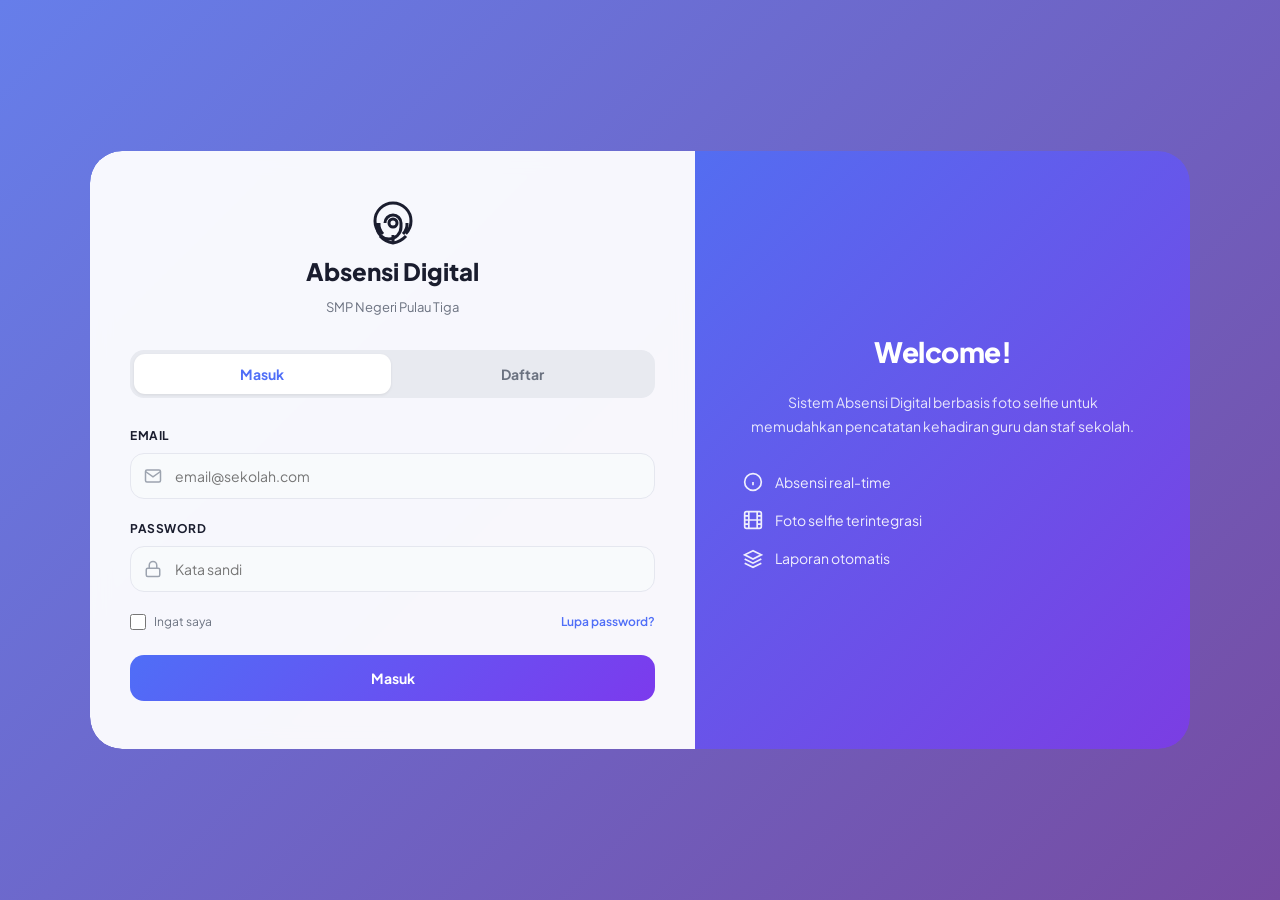
<file: index.html>
<!DOCTYPE html>
<html lang="id">

<head>
    <meta charset="UTF-8">
    <meta name="viewport" content="width=device-width, initial-scale=1.0, user-scalable=no">
    <title>Absensi Digital - Masuk & Daftar</title>
    <link rel="preconnect" href="https://fonts.googleapis.com">
    <link href="https://fonts.googleapis.com/css2?family=Plus+Jakarta+Sans:wght@400;500;600;700;800&display=swap"
        rel="stylesheet">
    <link rel="stylesheet" href="style.css">
</head>

<body class="auth-body">
    <div class="auth-container-two" id="authContainer">
        <!-- SISI KIRI: FORM (LOGIN & REGISTER) -->
        <div class="auth-form-side" id="formSide">
            <div class="auth-brand">
                <!-- FINGERPRINT ANIMASI SCAN -->
                <div class="fingerprint-scan" id="fingerprintScan">
                    <div class="fingerprint-icon">
                        <svg width="48" height="48" viewBox="0 0 24 24" fill="none" stroke="currentColor"
                            stroke-width="1.5">
                            <path d="M12 2a9 9 0 0 0-9 9c0 2.5 1 4.7 2.6 6.3" />
                            <path d="M12 2a9 9 0 0 1 9 9c0 2.5-1 4.7-2.6 6.3" />
                            <path d="M5.5 18.5A11 11 0 0 0 12 22a11 11 0 0 0 6.5-3.5" />
                            <path d="M8 12a4 4 0 0 1 4-4 4 4 0 0 1 4 4v2a6 6 0 0 1-6 6 6 6 0 0 1-6-6v-2" />
                            <circle cx="12" cy="12" r="2" />
                            <path d="M12 22v-4" />
                            <path d="M17 17.5A7 7 0 0 0 19 12" />
                            <path d="M7 17.5A7 7 0 0 1 5 12" />
                        </svg>
                    </div>
                    <div class="scan-line"></div>
                    <div class="scan-dots">
                        <span></span><span></span><span></span><span></span><span></span>
                    </div>
                </div>
                <h1>Absensi Digital</h1>
                <p id="schoolName">SMP Negeri Pulau Tiga</p>
            </div>

            <div class="auth-tabs-two">
                <button class="tab-two active" data-tab="login">Masuk</button>
                <button class="tab-two" data-tab="register">Daftar</button>
            </div>

            <!-- FORM LOGIN -->
            <div id="loginForm" class="form-two active">
                <div class="field-two">
                    <label>Email</label>
                    <div class="input-icon-two">
                        <svg width="18" height="18" viewBox="0 0 24 24" fill="none" stroke="currentColor"
                            stroke-width="2">
                            <path d="M4 4h16c1.1 0 2 .9 2 2v12c0 1.1-.9 2-2 2H4c-1.1 0-2-.9-2-2V6c0-1.1.9-2 2-2z" />
                            <polyline points="22,6 12,13 2,6" />
                        </svg>
                        <input type="email" id="loginEmail" placeholder="email@sekolah.com" autocomplete="email">
                    </div>
                </div>
                <div class="field-two">
                    <label>Password</label>
                    <div class="input-icon-two">
                        <svg width="18" height="18" viewBox="0 0 24 24" fill="none" stroke="currentColor"
                            stroke-width="2">
                            <rect x="3" y="11" width="18" height="11" rx="2" ry="2" />
                            <path d="M7 11V7a5 5 0 0 1 10 0v4" />
                        </svg>
                        <input type="password" id="loginPassword" placeholder="Kata sandi"
                            autocomplete="current-password">
                    </div>
                </div>
                <div class="options-two">
                    <label class="checkbox-two">
                        <input type="checkbox" id="rememberMe"> Ingat saya
                    </label>
                    <button class="link-two" id="forgotBtn">Lupa password?</button>
                </div>
                <button class="btn-two" id="loginBtn">Masuk</button>
                <div class="msg-two" id="loginMsg"></div>
                <div class="resend-wrap-two" id="resendWrap">
                    <button class="link-two" id="resendVerifBtn">Kirim ulang email verifikasi</button>
                </div>
            </div>

            <!-- FORM REGISTER -->
            <div id="registerForm" class="form-two">
                <div class="field-two">
                    <label>Nama Lengkap</label>
                    <div class="input-icon-two">
                        <svg width="18" height="18" viewBox="0 0 24 24" fill="none" stroke="currentColor"
                            stroke-width="2">
                            <path d="M20 21v-2a4 4 0 0 0-4-4H8a4 4 0 0 0-4 4v2" />
                            <circle cx="12" cy="7" r="4" />
                        </svg>
                        <input type="text" id="regNama" placeholder="Nama lengkap Anda">
                    </div>
                </div>
                <div class="field-two">
                    <label>Email</label>
                    <div class="input-icon-two">
                        <svg width="18" height="18" viewBox="0 0 24 24" fill="none" stroke="currentColor"
                            stroke-width="2">
                            <path d="M4 4h16c1.1 0 2 .9 2 2v12c0 1.1-.9 2-2 2H4c-1.1 0-2-.9-2-2V6c0-1.1.9-2 2-2z" />
                            <polyline points="22,6 12,13 2,6" />
                        </svg>
                        <input type="email" id="regEmail" placeholder="email@sekolah.com">
                    </div>
                </div>
                <div class="field-two">
                    <label>Password</label>
                    <div class="input-icon-two">
                        <svg width="18" height="18" viewBox="0 0 24 24" fill="none" stroke="currentColor"
                            stroke-width="2">
                            <rect x="3" y="11" width="18" height="11" rx="2" ry="2" />
                            <path d="M7 11V7a5 5 0 0 1 10 0v4" />
                        </svg>
                        <input type="password" id="regPassword" placeholder="Minimal 6 karakter">
                    </div>
                </div>
                <div class="field-two">
                    <label>Role</label>
                    <div class="input-icon-two">
                        <svg width="18" height="18" viewBox="0 0 24 24" fill="none" stroke="currentColor"
                            stroke-width="2">
                            <path
                                d="M12 2v4M12 18v4M4.93 4.93l2.83 2.83M16.24 16.24l2.83 2.83M2 12h4M18 12h4M4.93 19.07l2.83-2.83M16.24 7.76l2.83-2.83" />
                        </svg>
                        <select id="regRole">
                            <option value="guru">Guru</option>
                            <option value="kepsek">Kepala Sekolah</option>
                        </select>
                    </div>
                    <small class="hint-two">* Role Admin diatur oleh operator sistem</small>
                </div>
                <button class="btn-two" id="registerBtn">Daftar Akun</button>
                <div class="msg-two" id="registerMsg"></div>
            </div>
        </div>

        <!-- SISI KANAN: ILUSTRASI / VEKTOR -->
        <div class="auth-illustration-side" id="illustrationSide"
            style="background-image: url('https://cdna.artstation.com/p/assets/images/images/027/682/158/original/liz-gross-signup.gif?1592246526'); background-size: cover; background-position: center; position: relative; cursor: pointer;">
            <div class="illustration-overlay"></div>
            <div class="illustration-content">
                <h2>Welcome!</h2>
                <p>Sistem Absensi Digital berbasis foto selfie untuk memudahkan pencatatan kehadiran guru dan staf
                    sekolah.</p>
                <div class="feature-list">
                    <div class="feature-item">
                        <svg width="20" height="20" viewBox="0 0 24 24" fill="none" stroke="white" stroke-width="2">
                            <circle cx="12" cy="12" r="10" />
                            <path d="M12 16v-4M12 8h.01" />
                        </svg>
                        <span>Absensi real-time</span>
                    </div>
                    <div class="feature-item">
                        <svg width="20" height="20" viewBox="0 0 24 24" fill="none" stroke="white" stroke-width="2">
                            <rect x="2" y="2" width="20" height="20" rx="2.18" />
                            <path d="M7 2v20M17 2v20M2 12h20M2 7h5M2 17h5M17 17h5M17 7h5" />
                        </svg>
                        <span>Foto selfie terintegrasi</span>
                    </div>
                    <div class="feature-item">
                        <svg width="20" height="20" viewBox="0 0 24 24" fill="none" stroke="white" stroke-width="2">
                            <path d="M12 2L2 7l10 5 10-5-10-5zM2 17l10 5 10-5M2 12l10 5 10-5" />
                        </svg>
                        <span>Laporan otomatis</span>
                    </div>
                </div>
            </div>
        </div>
    </div>

    <!-- MODAL LUPA PASSWORD -->
    <div class="modal-overlay" id="forgotModal">
        <div class="modal-box">
            <div class="modal-header">
                <span class="modal-title">Reset Password</span>
                <button class="close-modal" data-modal="forgotModal">&times;</button>
            </div>

            <div id="step1" class="step active">
                <p>Masukkan email terdaftar Anda untuk menerima kode OTP.</p>
                <div class="form-field"><label>Email</label><input type="email" id="forgotEmail"
                        placeholder="Email terdaftar"></div>
                <button class="btn-primary full" id="sendOtpBtn">Kirim Kode OTP</button>
            </div>

            <div id="step2" class="step">
                <p>Masukkan kode 6 digit yang dikirim ke email Anda.</p>
                <div class="form-field"><label>Kode OTP</label><input type="text" id="otpInput"
                        placeholder="6 digit kode" maxlength="6"
                        style="letter-spacing:6px;font-size:22px;text-align:center"></div>
                <div class="timer" id="otpTimer"></div>
                <div class="otp-actions">
                    <button class="btn-secondary" id="resendOtpBtn">Kirim ulang</button>
                    <button class="btn-primary" id="verifyOtpBtn" style="flex:2">Verifikasi</button>
                </div>
            </div>

            <div id="step3" class="step">
                <p>Buat password baru untuk akun Anda.</p>
                <div class="form-field"><label>Password Baru</label><input type="password" id="newPwd"
                        placeholder="Minimal 6 karakter"></div>
                <div class="form-field"><label>Konfirmasi Password</label><input type="password" id="confirmPwd"
                        placeholder="Ulangi password baru"></div>
                <button class="btn-primary full" id="resetPwdBtn">Simpan Password Baru</button>
            </div>

            <div class="msg" id="forgotMsg"></div>
        </div>
    </div>

    <!-- MODAL KONFIRMASI UNIVERSAL -->
    <div class="modal-overlay" id="confirmModal">
        <div class="modal-box" style="max-width: 380px;">
            <div class="modal-header">
                <h3 id="confirmTitle">Konfirmasi</h3>
                <button class="close-modal" data-modal="confirmModal">&times;</button>
            </div>
            <div class="modal-body">
                <p id="confirmMessage">Apakah Anda yakin?</p>
            </div>
            <div class="modal-footer">
                <button class="btn-secondary" id="confirmCancelBtn">Batal</button>
                <button class="btn-primary" id="confirmOkBtn">Ya, Lanjutkan</button>
            </div>
        </div>
    </div>

    <script src="script.js"></script>
</body>

</html>
</file>
<file: style.css>
/* ============================================ */
/* RESET & VARIABLES                            */
/* ============================================ */

* {
    margin: 0;
    padding: 0;
    box-sizing: border-box;
}

:root {
    /* Light mode colors */
    --bg: #f5f6fa;
    --surface: #ffffff;
    --surface2: #f0f2f8;
    --surface3: #e8eaf2;
    --accent: #4f6ef7;
    --accent2: #7c3aed;
    --accent-light: rgba(79, 110, 247, 0.08);
    --accent-hover: #3b5bdb;
    --text: #1a1d2e;
    --text2: #6b7280;
    --text3: #9ca3af;
    --border: #e5e7ef;
    --border2: #d1d5e8;
    --success: #16a34a;
    --success-bg: rgba(22, 163, 74, 0.08);
    --error: #dc2626;
    --error-bg: rgba(220, 38, 38, 0.08);
    --info: #2563eb;
    --info-bg: rgba(37, 99, 235, 0.08);
    --warning: #d97706;
    --warning-bg: rgba(217, 119, 6, 0.08);
    --radius: 12px;
    --sidebar-w: 260px;
    --shadow-sm: 0 1px 3px rgba(0, 0, 0, 0.06), 0 1px 2px rgba(0, 0, 0, 0.04);
    --shadow-md: 0 4px 16px rgba(0, 0, 0, 0.08), 0 2px 6px rgba(0, 0, 0, 0.04);
}

/* ============================================ */
/* BASE STYLES                                  */
/* ============================================ */

html {
    scroll-behavior: smooth;
}

body {
    font-family: 'Plus Jakarta Sans', 'Inter', sans-serif;
    background: var(--bg);
    color: var(--text);
    min-height: 100vh;
    font-size: 14px;
    line-height: 1.6;
}

/* Scrollbar */
::-webkit-scrollbar {
    width: 5px;
    height: 5px;
}

::-webkit-scrollbar-track {
    background: transparent;
}

::-webkit-scrollbar-thumb {
    background: var(--border2);
    border-radius: 10px;
}

::-webkit-scrollbar-thumb:hover {
    background: var(--text3);
}

/* ============================================ */
/* AUTH TWO-COLUMN LAYOUT (LOGIN/SIGNUP)       */
/* ============================================ */

.auth-body {
    background: linear-gradient(135deg, #667eea 0%, #764ba2 100%);
    min-height: 100vh;
    display: flex;
    align-items: center;
    justify-content: center;
    padding: 20px;
}

.auth-container-two {
    display: flex;
    max-width: 1100px;
    width: 100%;
    background: transparent;
    border-radius: 32px;
    overflow: hidden;
    transition: all 0.6s cubic-bezier(0.4, 0, 0.2, 1);
    position: relative;
}

.auth-container-two.swapped {
    flex-direction: row-reverse;
}

/* SISI KIRI - FORM */
.auth-form-side {
    flex: 1;
    padding: 48px 40px;
    background: rgba(255, 255, 255, 0.95);
    backdrop-filter: blur(10px);
    border-radius: 32px 0 0 32px;
    transition: all 0.6s cubic-bezier(0.4, 0, 0.2, 1);
    backface-visibility: hidden;
    transform: translateZ(0);
    will-change: transform, border-radius;
    cursor: pointer;
}

.auth-container-two.swapped .auth-form-side {
    border-radius: 0 32px 32px 0;
    animation: formSlideInRight 0.6s cubic-bezier(0.4, 0, 0.2, 1);
}

@keyframes formSlideInRight {
    0% {
        opacity: 0.95;
        transform: translateX(10px);
    }

    100% {
        opacity: 1;
        transform: translateX(0);
    }
}

/* SISI KANAN - ILUSTRASI */
.auth-illustration-side {
    width: 45%;
    position: relative;
    overflow: hidden;
    background-size: cover;
    background-position: center;
    background-repeat: no-repeat;
    border-radius: 0 32px 32px 0;
    transition: all 0.6s cubic-bezier(0.4, 0, 0.2, 1);
    cursor: pointer;
}

.auth-container-two.swapped .auth-illustration-side {
    border-radius: 32px 0 0 32px;
    animation: illustrationSlideInLeft 0.6s cubic-bezier(0.4, 0, 0.2, 1);
}

@keyframes illustrationSlideInLeft {
    0% {
        opacity: 0.95;
        transform: translateX(-10px);
    }

    100% {
        opacity: 1;
        transform: translateX(0);
    }
}

.illustration-overlay {
    position: absolute;
    top: 0;
    left: 0;
    width: 100%;
    height: 100%;
    background: linear-gradient(135deg, rgba(79, 110, 247, 0.85) 0%, rgba(124, 58, 237, 0.85) 100%);
    z-index: 0;
}

.illustration-content {
    position: relative;
    z-index: 1;
    text-align: center;
    color: white;
    padding: 48px;
    display: flex;
    flex-direction: column;
    justify-content: center;
    min-height: 100%;
}

.illustration-icon {
    width: 100px;
    height: 100px;
    background: rgba(255, 255, 255, 0.15);
    border-radius: 28px;
    display: inline-flex;
    align-items: center;
    justify-content: center;
    margin-bottom: 28px;
    border: 1px solid rgba(255, 255, 255, 0.25);
    align-self: center;
}

.illustration-content h2 {
    font-size: 28px;
    font-weight: 800;
    margin-bottom: 16px;
    letter-spacing: -0.5px;
}

.illustration-content p {
    font-size: 14px;
    opacity: 0.85;
    line-height: 1.7;
    margin-bottom: 32px;
}

.feature-list {
    text-align: left;
    display: flex;
    flex-direction: column;
    gap: 16px;
}

.feature-item {
    display: flex;
    align-items: center;
    gap: 12px;
    font-size: 14px;
    opacity: 0.9;
}

.feature-item svg {
    flex-shrink: 0;
}

/* Auth Brand */
.auth-brand {
    text-align: center;
    margin-bottom: 32px;
}

.auth-logo {
    width: 56px;
    height: 56px;
    background: linear-gradient(135deg, #4f6ef7, #7c3aed);
    border-radius: 18px;
    display: inline-flex;
    align-items: center;
    justify-content: center;
    margin-bottom: 16px;
    box-shadow: 0 8px 20px -5px rgba(79, 110, 247, 0.4);
}

.auth-brand h1 {
    font-size: 24px;
    font-weight: 800;
    color: #1a1d2e;
    margin-bottom: 6px;
}

.auth-brand p {
    font-size: 13px;
    color: #6b7280;
}

/* Tab Switch */
.auth-tabs-two {
    display: flex;
    background: #e8eaf0;
    border-radius: 14px;
    padding: 4px;
    margin-bottom: 28px;
    gap: 4px;
}

.tab-two {
    flex: 1;
    padding: 11px;
    text-align: center;
    background: transparent;
    border: none;
    border-radius: 11px;
    font-size: 14px;
    font-weight: 700;
    color: #6b7280;
    cursor: pointer;
    transition: all 0.2s;
    font-family: inherit;
}

.tab-two.active {
    background: white;
    color: #4f6ef7;
    box-shadow: 0 1px 3px rgba(0, 0, 0, 0.08);
}

/* Form Styles */
.form-two {
    display: none;
}

.form-two.active {
    display: block;
}

.field-two {
    margin-bottom: 20px;
}

.field-two label {
    display: block;
    font-size: 12px;
    font-weight: 700;
    color: #1a1d2e;
    text-transform: uppercase;
    letter-spacing: 0.5px;
    margin-bottom: 8px;
}

.input-icon-two {
    position: relative;
}

.input-icon-two svg {
    position: absolute;
    left: 14px;
    top: 50%;
    transform: translateY(-50%);
    color: #9ca3af;
    pointer-events: none;
}

.input-icon-two input,
.input-icon-two select {
    width: 100%;
    padding: 13px 14px 13px 44px;
    background: #f8fafc;
    border: 1.5px solid #e5e7ef;
    border-radius: 14px;
    color: #1a1d2e;
    font-size: 14px;
    font-family: inherit;
    outline: none;
    transition: all 0.2s;
}

.input-icon-two select {
    appearance: none;
    cursor: pointer;
}

.input-icon-two input:focus,
.input-icon-two select:focus {
    border-color: #4f6ef7;
    background: white;
    box-shadow: 0 0 0 3px rgba(79, 110, 247, 0.1);
}

.hint-two {
    display: block;
    font-size: 10px;
    color: #9ca3af;
    margin-top: 6px;
}

.options-two {
    display: flex;
    justify-content: space-between;
    align-items: center;
    margin-bottom: 24px;
}

.checkbox-two {
    display: flex;
    align-items: center;
    gap: 8px;
    font-size: 12px;
    color: #6b7280;
    cursor: pointer;
}

.checkbox-two input {
    width: 16px;
    height: 16px;
    accent-color: #4f6ef7;
    margin: 0;
}

.link-two {
    background: none;
    border: none;
    color: #4f6ef7;
    font-size: 12px;
    font-weight: 600;
    cursor: pointer;
    font-family: inherit;
}

.link-two:hover {
    text-decoration: underline;
}

.btn-two {
    width: 100%;
    padding: 14px;
    background: linear-gradient(135deg, #4f6ef7, #7c3aed);
    color: white;
    border: none;
    border-radius: 14px;
    font-size: 14px;
    font-weight: 700;
    cursor: pointer;
    transition: all 0.2s;
    font-family: inherit;
}

.btn-two:hover {
    transform: translateY(-1px);
    box-shadow: 0 10px 20px -5px rgba(79, 110, 247, 0.4);
}

.btn-two:active {
    transform: scale(0.98);
}

.btn-two:disabled {
    opacity: 0.5;
    cursor: not-allowed;
    transform: none;
}

.msg-two {
    margin-top: 16px;
    padding: 11px 14px;
    border-radius: 12px;
    font-size: 12px;
    font-weight: 500;
    display: none;
}

.msg-two.show {
    display: block;
}

.msg-two.success {
    background: rgba(22, 163, 74, 0.1);
    color: #16a34a;
    border: 1px solid rgba(22, 163, 74, 0.2);
}

.msg-two.error {
    background: rgba(220, 38, 38, 0.1);
    color: #dc2626;
    border: 1px solid rgba(220, 38, 38, 0.2);
}

.msg-two.loading {
    background: rgba(37, 99, 235, 0.1);
    color: #2563eb;
    border: 1px solid rgba(37, 99, 235, 0.2);
}

.resend-wrap-two {
    display: none;
    margin-top: 12px;
    text-align: center;
}

/* Swap Hint */
.swap-hint {
    display: flex;
    align-items: center;
    justify-content: center;
    gap: 8px;
    background: rgba(255, 255, 255, 0.2);
    backdrop-filter: blur(4px);
    padding: 6px 12px;
    border-radius: 30px;
    font-size: 11px;
    font-weight: 500;
    margin-bottom: 20px;
    width: fit-content;
    margin-left: auto;
    margin-right: auto;
    cursor: pointer;
    transition: all 0.3s;
}

.swap-hint:hover {
    background: rgba(255, 255, 255, 0.3);
    transform: scale(1.02);
}

.swap-hint svg {
    animation: shakeX 0.5s ease infinite;
}

@keyframes shakeX {

    0%,
    100% {
        transform: translateX(0);
    }

    25% {
        transform: translateX(-3px);
    }

    75% {
        transform: translateX(3px);
    }
}

/* ============================================ */
/* DASHBOARD LAYOUT                             */
/* ============================================ */

.dash-wrap {
    display: flex;
    min-height: 100vh;
}

/* Sidebar */
.sidebar {
    width: var(--sidebar-w);
    background: var(--surface);
    border-right: 1px solid var(--border);
    display: flex;
    flex-direction: column;
    position: fixed;
    top: 0;
    left: 0;
    height: 100vh;
    z-index: 50;
    transition: transform 0.3s ease;
    box-shadow: var(--shadow-sm);
}

.sidebar-brand {
    padding: 22px 20px;
    border-bottom: 1px solid var(--border);
    display: flex;
    align-items: center;
    gap: 11px;
}

.sidebar-brand .icon {
    width: 38px;
    height: 38px;
    background: var(--accent);
    border-radius: 10px;
    display: flex;
    align-items: center;
    justify-content: center;
    font-size: 19px;
    flex-shrink: 0;
    box-shadow: 0 2px 8px rgba(79, 110, 247, 0.3);
}

.sidebar-brand span {
    font-size: 15px;
    font-weight: 800;
    letter-spacing: -0.3px;
    color: var(--text);
}

.sidebar-nav {
    flex: 1;
    padding: 14px 12px;
    overflow-y: auto;
}

.nav-item {
    display: flex;
    align-items: center;
    gap: 11px;
    padding: 11px 14px;
    color: var(--text2);
    text-decoration: none;
    font-size: 13.5px;
    font-weight: 600;
    cursor: pointer;
    border: none;
    background: none;
    width: 100%;
    text-align: left;
    transition: all 0.2s;
    border-radius: 10px;
    margin-bottom: 2px;
}

.nav-item:hover {
    color: var(--text);
    background: var(--surface2);
}

.nav-item.active {
    color: var(--accent);
    background: var(--accent-light);
}

.nav-item .nav-icon {
    width: 18px;
    height: 18px;
    flex-shrink: 0;
    opacity: 0.7;
}

.nav-item.active .nav-icon {
    opacity: 1;
}

.sidebar-footer {
    padding: 16px 14px;
    border-top: 1px solid var(--border);
}

.user-chip {
    display: flex;
    align-items: center;
    gap: 10px;
    padding: 10px 12px;
    background: var(--bg);
    border-radius: 10px;
    margin-bottom: 10px;
    border: 1px solid var(--border);
}

.user-avatar {
    width: 34px;
    height: 34px;
    border-radius: 50%;
    background: var(--accent);
    display: flex;
    align-items: center;
    justify-content: center;
    font-size: 13px;
    font-weight: 700;
    color: #fff;
    flex-shrink: 0;
}

/* PERUBAHAN DI SINI: hapus nowrap, tambahkan wrap */
.user-chip .user-name {
    font-size: 13px;
    font-weight: 700;
    white-space: normal;
    /* Ganti: nowrap → normal (bisa pindah baris) */
    word-wrap: break-word;
    /* Paksa kata panjang pindah baris */
    word-break: break-word;
    /* Potong kata jika perlu */
    line-height: 1.5;
    /* Jarak antar baris */
    max-width: 140px;
    /* Maksimal lebar sebelum wrap */
    color: var(--text);
}

.user-chip .user-role {
    font-size: 11px;
    color: var(--text2);
    font-weight: 500;
    white-space: normal;
}

.btn-logout {
    width: 100%;
    padding: 10px;
    background: rgba(220, 38, 38, 0.07);
    color: #dc2626;
    border: 1.5px solid rgba(220, 38, 38, 0.15);
    border-radius: 9px;
    cursor: pointer;
    font-size: 13px;
    font-weight: 700;
    font-family: inherit;
    display: flex;
    align-items: center;
    justify-content: center;
    gap: 7px;
    transition: all 0.2s;
}

.btn-logout:hover {
    background: rgba(220, 38, 38, 0.13);
}

/* Main Content */
.main {
    flex: 1;
    margin-left: var(--sidebar-w);
    display: flex;
    flex-direction: column;
    min-height: 100vh;
}

.topbar {
    background: var(--surface);
    border-bottom: 1px solid var(--border);
    padding: 14px 26px;
    display: flex;
    align-items: center;
    justify-content: space-between;
    position: sticky;
    top: 0;
    z-index: 40;
    box-shadow: var(--shadow-sm);
}

.topbar-left {
    display: flex;
    align-items: center;
    gap: 14px;
}

.topbar-right {
    display: flex;
    align-items: center;
    gap: 16px;
}

.hamburger {
    display: none;
    background: var(--surface2);
    border: 1.5px solid var(--border);
    border-radius: 9px;
    width: 36px;
    height: 36px;
    cursor: pointer;
    align-items: center;
    justify-content: center;
    flex-direction: column;
    gap: 4px;
}

.hamburger span {
    display: block;
    width: 16px;
    height: 2px;
    background: var(--text);
    border-radius: 2px;
}

.page-title {
    font-size: 16px;
    font-weight: 800;
    color: var(--text);
}

.datetime {
    text-align: right;
}

.date-str {
    font-size: 11px;
    color: var(--text2);
    font-weight: 500;
}

.time-str {
    font-size: 15px;
    font-weight: 800;
    font-variant-numeric: tabular-nums;
    color: var(--text);
}

.content {
    padding: 26px;
    flex: 1;
}

.page {
    display: none;
}

.page.active {
    display: block;
}

/* Mobile Backdrop */
.mobile-backdrop {
    display: none;
    position: fixed;
    inset: 0;
    background: rgba(0, 0, 0, 0.4);
    z-index: 49;
}

.mobile-backdrop.show {
    display: block;
}

/* ============================================ */
/* STAT CARDS & CARDS                           */
/* ============================================ */

.stats-grid {
    display: grid;
    grid-template-columns: repeat(auto-fit, minmax(175px, 1fr));
    gap: 16px;
    margin-bottom: 24px;
}

.stat-card {
    background: var(--surface);
    border: 1px solid var(--border);
    border-radius: 16px;
    padding: 20px;
    display: flex;
    align-items: center;
    gap: 16px;
    transition: box-shadow 0.2s;
    box-shadow: var(--shadow-sm);
}

.stat-card:hover {
    box-shadow: var(--shadow-md);
}

.stat-icon {
    width: 48px;
    height: 48px;
    border-radius: 13px;
    display: flex;
    align-items: center;
    justify-content: center;
    font-size: 22px;
    flex-shrink: 0;
}

.stat-icon.yellow {
    background: rgba(79, 110, 247, 0.1);
    color: var(--accent);
}

.stat-icon.orange {
    background: rgba(124, 58, 237, 0.1);
    color: var(--accent2);
}

.stat-icon.green {
    background: rgba(22, 163, 74, 0.1);
    color: #16a34a;
}

.stat-icon.blue {
    background: rgba(37, 99, 235, 0.1);
    color: #2563eb;
}

.stat-val {
    font-size: 26px;
    font-weight: 800;
    line-height: 1;
    margin-bottom: 3px;
    color: var(--text);
}

.stat-label {
    font-size: 12px;
    color: var(--text2);
    font-weight: 600;
}

.card {
    background: var(--surface);
    border: 1px solid var(--border);
    border-radius: 16px;
    padding: 22px;
    margin-bottom: 20px;
    box-shadow: var(--shadow-sm);
}

.card-title {
    font-size: 15px;
    font-weight: 800;
    margin-bottom: 18px;
    display: flex;
    align-items: center;
    gap: 9px;
    color: var(--text);
}

/* ============================================ */
/* TABLES                                       */
/* ============================================ */

.table-wrap {
    overflow-x: auto;
    border-radius: 12px;
    border: 1px solid var(--border);
}

table {
    width: 100%;
    border-collapse: collapse;
}

thead {
    background: var(--surface2);
}

th {
    padding: 12px 16px;
    text-align: left;
    font-size: 11px;
    font-weight: 700;
    color: var(--text2);
    text-transform: uppercase;
    letter-spacing: 0.6px;
    white-space: nowrap;
}

td {
    padding: 12px 16px;
    border-top: 1px solid var(--border);
    font-size: 13px;
    color: var(--text);
}

tr:hover td {
    background: rgba(79, 110, 247, 0.02);
}

.td-actions {
    display: flex;
    gap: 7px;
    flex-wrap: wrap;
}

/* ============================================ */
/* BADGES                                       */
/* ============================================ */

.badge {
    display: inline-flex;
    align-items: center;
    padding: 3px 10px;
    border-radius: 20px;
    font-size: 11px;
    font-weight: 700;
    white-space: nowrap;
}

.badge-success {
    background: rgba(22, 163, 74, 0.1);
    color: #15803d;
    border: 1px solid rgba(22, 163, 74, 0.2);
}

.badge-warning {
    background: rgba(217, 119, 6, 0.1);
    color: #b45309;
    border: 1px solid rgba(217, 119, 6, 0.2);
}

.badge-error {
    background: rgba(220, 38, 38, 0.1);
    color: #b91c1c;
    border: 1px solid rgba(220, 38, 38, 0.2);
}

.badge-info {
    background: rgba(37, 99, 235, 0.1);
    color: #1d4ed8;
    border: 1px solid rgba(37, 99, 235, 0.2);
}

.badge-gray {
    background: var(--surface2);
    color: var(--text2);
    border: 1px solid var(--border);
}

/* ============================================ */
/* BUTTONS                                      */
/* ============================================ */

.btn-primary,
.btn-success,
.btn-warning,
.btn-secondary,
.btn-danger {
    display: inline-flex;
    align-items: center;
    justify-content: center;
    gap: 7px;
    padding: 10px 18px;
    border-radius: 10px;
    font-size: 13px;
    font-weight: 700;
    cursor: pointer;
    font-family: inherit;
    transition: all 0.2s;
    border: none;
}

.btn-primary {
    background: var(--accent);
    color: white;
    box-shadow: 0 2px 8px rgba(79, 110, 247, 0.3);
}

.btn-primary:hover {
    background: var(--accent-hover);
    box-shadow: 0 4px 14px rgba(79, 110, 247, 0.4);
}

.btn-primary:active {
    transform: scale(0.98);
}

.btn-primary:disabled {
    opacity: 0.45;
    cursor: not-allowed;
    transform: none;
}

.btn-success {
    background: #16a34a;
    color: white;
    box-shadow: 0 2px 8px rgba(22, 163, 74, 0.25);
}

.btn-success:hover {
    background: #15803d;
    box-shadow: 0 4px 14px rgba(22, 163, 74, 0.35);
}

.btn-warning {
    background: #d97706;
    color: white;
    box-shadow: 0 2px 8px rgba(217, 119, 6, 0.25);
}

.btn-warning:hover {
    background: #b45309;
    box-shadow: 0 4px 14px rgba(217, 119, 6, 0.35);
}

.btn-secondary {
    background: var(--surface);
    color: var(--text);
    border: 1.5px solid var(--border);
}

.btn-secondary:hover {
    border-color: var(--border2);
    background: var(--surface2);
}

.btn-danger {
    background: rgba(220, 38, 38, 0.08);
    color: #dc2626;
    border: 1.5px solid rgba(220, 38, 38, 0.2);
}

.btn-danger:hover {
    background: rgba(220, 38, 38, 0.15);
}

.btn-sm {
    padding: 6px 12px;
    font-size: 11px;
    border-radius: 8px;
}

.btn-link {
    background: none;
    border: none;
    color: var(--accent);
    cursor: pointer;
    font-family: inherit;
    font-size: 13px;
    font-weight: 600;
    padding: 0;
}

.btn-link:hover {
    text-decoration: underline;
}

/* ============================================ */
/* FORM ELEMENTS                                */
/* ============================================ */

.form-field {
    margin-bottom: 18px;
}

.form-field label {
    display: block;
    font-size: 12px;
    font-weight: 700;
    color: var(--text);
    margin-bottom: 6px;
}

.form-field input,
.form-field select,
.form-field textarea {
    width: 100%;
    padding: 11px 14px;
    background: var(--bg);
    border: 1.5px solid var(--border);
    border-radius: 10px;
    color: var(--text);
    font-size: 14px;
    font-family: inherit;
    outline: none;
    transition: all 0.2s;
}

.form-field input:focus,
.form-field select:focus {
    border-color: var(--accent);
    box-shadow: 0 0 0 3px rgba(79, 110, 247, 0.12);
    background: var(--surface);
}

.form-row {
    display: grid;
    grid-template-columns: repeat(auto-fit, minmax(150px, 1fr));
    gap: 14px;
}

/* ============================================ */
/* FILTER BAR                                   */
/* ============================================ */

.filter-bar {
    display: flex;
    gap: 10px;
    margin-bottom: 18px;
    flex-wrap: wrap;
    align-items: center;
}

.filter-bar input,
.filter-bar select {
    padding: 9px 13px;
    background: var(--surface);
    border: 1.5px solid var(--border);
    border-radius: 9px;
    color: var(--text);
    font-size: 13px;
    font-family: inherit;
    outline: none;
}

.filter-bar input:focus,
.filter-bar select:focus {
    border-color: var(--accent);
    box-shadow: 0 0 0 3px rgba(79, 110, 247, 0.1);
}

/* ============================================ */
/* CAMERA & LOCATION                            */
/* ============================================ */

.camera-wrap {
    text-align: center;
    padding: 20px 0;
}

#video {
    width: 100%;
    max-width: 380px;
    border-radius: 14px;
    background: #000;
    margin: 0 auto;
    border: 2px solid var(--border);
}

.capture-controls {
    margin-top: 14px;
    display: flex;
    justify-content: center;
    gap: 12px;
}

#previewImg {
    max-width: 200px;
    border-radius: 12px;
    border: 2px solid var(--accent);
}

.retake-wrap {
    text-align: center;
    margin-top: 12px;
}

.location-info {
    font-size: 13px;
    margin-top: 10px;
    padding: 10px 14px;
    background: var(--surface2);
    border-radius: 9px;
    border: 1px solid var(--border);
    color: var(--text2);
    font-weight: 500;
}

.location-info.found {
    color: #15803d;
    border-color: rgba(22, 163, 74, 0.25);
    background: rgba(22, 163, 74, 0.06);
}

.location-info.failed {
    color: #b91c1c;
    border-color: rgba(220, 38, 38, 0.25);
    background: rgba(220, 38, 38, 0.06);
}

.attend-actions {
    display: flex;
    gap: 14px;
    flex-wrap: wrap;
    margin-top: 16px;
}

.attend-actions .btn-success,
.attend-actions .btn-warning {
    flex: 1;
    min-width: 140px;
    justify-content: center;
}

/* ============================================ */
/* PROFILE                                      */
/* ============================================ */

.profile-field {
    padding: 14px 0;
    border-bottom: 1px solid var(--border);
    display: flex;
    gap: 16px;
}

.profile-field:last-child {
    border-bottom: none;
}

.profile-field .pf-label {
    font-size: 12px;
    font-weight: 700;
    color: var(--text2);
    text-transform: uppercase;
    letter-spacing: 0.5px;
    width: 100px;
    flex-shrink: 0;
    margin-top: 2px;
}

.profile-field .pf-val {
    font-size: 14px;
    font-weight: 600;
    color: var(--text);
}

/* ============================================ */
/* INFO BOX & EMPTY STATE                       */
/* ============================================ */

.info-box {
    padding: 14px 16px;
    border-radius: 10px;
    margin-bottom: 16px;
    font-size: 13px;
    font-weight: 500;
}

.info-box.success {
    background: var(--success-bg);
    color: #15803d;
    border: 1px solid rgba(22, 163, 74, 0.2);
}

.info-box.warning {
    background: var(--warning-bg);
    color: #b45309;
    border: 1px solid rgba(217, 119, 6, 0.2);
}

.info-box.info {
    background: var(--info-bg);
    color: #1d4ed8;
    border: 1px solid rgba(37, 99, 235, 0.2);
}

.info-box.error {
    background: var(--error-bg);
    color: #b91c1c;
    border: 1px solid rgba(220, 38, 38, 0.2);
}

.empty-state {
    text-align: center;
    padding: 40px 20px;
    color: var(--text2);
}

.empty-state .icon {
    font-size: 36px;
    display: block;
    margin-bottom: 10px;
    opacity: 0.4;
}

/* ============================================ */
/* SECTION HEADER                               */
/* ============================================ */

.section-header {
    display: flex;
    align-items: center;
    justify-content: space-between;
    margin-bottom: 16px;
}

.section-title {
    font-size: 15px;
    font-weight: 800;
    color: var(--text);
}

/* ============================================ */
/* MESSAGES                                     */
/* ============================================ */

.msg {
    padding: 11px 14px;
    border-radius: 9px;
    font-size: 13px;
    display: none;
    margin-top: 12px;
    font-weight: 500;
}

.msg.show {
    display: block;
}

.msg.success {
    background: var(--success-bg);
    color: var(--success);
    border: 1px solid rgba(22, 163, 74, 0.2);
}

.msg.error {
    background: var(--error-bg);
    color: var(--error);
    border: 1px solid rgba(220, 38, 38, 0.2);
}

.msg.loading {
    background: var(--info-bg);
    color: var(--info);
    border: 1px solid rgba(37, 99, 235, 0.2);
}

/* ============================================ */
/* MODAL                                        */
/* ============================================ */

.modal-overlay {
    display: none;
    position: fixed;
    inset: 0;
    background: rgba(0, 0, 0, 0.5);
    z-index: 200;
    align-items: center;
    justify-content: center;
    padding: 20px;
    backdrop-filter: blur(4px);
}

.modal-overlay.open {
    display: flex;
}

.modal-box {
    background: white;
    border-radius: 24px;
    padding: 28px;
    width: 100%;
    max-width: 420px;
    position: relative;
    max-height: 90vh;
    overflow-y: auto;
    box-shadow: 0 24px 64px rgba(0, 0, 0, 0.18);
}

.modal-header {
    display: flex;
    justify-content: space-between;
    align-items: center;
    margin-bottom: 20px;
}

.modal-title {
    font-size: 18px;
    font-weight: 800;
    color: #1a1d2e;
}

.close-modal {
    background: #f0f2f8;
    border: 1px solid #e5e7ef;
    border-radius: 10px;
    width: 32px;
    height: 32px;
    cursor: pointer;
    color: #6b7280;
    font-size: 20px;
    display: flex;
    align-items: center;
    justify-content: center;
    transition: all 0.2s;
}

.close-modal:hover {
    color: #1a1d2e;
    border-color: #d1d5e8;
}

.step {
    display: none;
}

.step.active {
    display: block;
}

.step p {
    font-size: 13px;
    color: #6b7280;
    margin-bottom: 16px;
}

.timer {
    font-size: 12px;
    color: #dc2626;
    margin-top: 8px;
    text-align: center;
}

.otp-actions {
    display: flex;
    gap: 12px;
    margin-top: 16px;
}

/* ============================================ */
/* MODAL KONFIRMASI                             */
/* ============================================ */

#confirmModal {
    position: fixed;
    top: 0;
    left: 0;
    width: 100%;
    height: 100%;
    background: rgba(0, 0, 0, 0.6);
    display: flex;
    align-items: center;
    justify-content: center;
    z-index: 9999;
    opacity: 0;
    visibility: hidden;
    transition: all 0.25s ease;
}

#confirmModal.open {
    opacity: 1;
    visibility: visible;
}

#confirmModal .modal-container {
    background: white;
    border-radius: 24px;
    max-width: 380px;
    width: 90%;
    box-shadow: 0 20px 35px -10px rgba(0, 0, 0, 0.3);
    animation: modalPop 0.25s ease;
}

@keyframes modalPop {
    from {
        transform: scale(0.9);
        opacity: 0;
    }

    to {
        transform: scale(1);
        opacity: 1;
    }
}

#confirmModal .modal-header {
    padding: 18px 22px 8px 22px;
    border-bottom: 1px solid #eef2ff;
    display: flex;
    justify-content: space-between;
    align-items: center;
}

#confirmModal .modal-header h3 {
    margin: 0;
    font-size: 1.2rem;
    font-weight: 600;
    color: #1f2937;
}

#confirmModal .modal-header .close-modal {
    background: none;
    border: none;
    font-size: 26px;
    cursor: pointer;
    color: #9ca3af;
    transition: color 0.2s;
}

#confirmModal .modal-header .close-modal:hover {
    color: #ef4444;
}

#confirmModal .modal-body {
    padding: 20px 22px;
}

#confirmModal .modal-body p {
    margin: 0;
    font-size: 1rem;
    color: #374151;
    line-height: 1.5;
}

#confirmModal .modal-footer {
    padding: 12px 22px 20px 22px;
    display: flex;
    gap: 12px;
    justify-content: flex-end;
    border-top: 1px solid #eef2ff;
}

#confirmModal .modal-footer .btn-secondary {
    padding: 8px 20px;
    background: #f3f4f6;
    border: none;
    border-radius: 12px;
    font-weight: 500;
    cursor: pointer;
    color: #4b5563;
    font-size: 0.9rem;
}

#confirmModal .modal-footer .btn-secondary:hover {
    background: #e5e7eb;
}

#confirmModal .modal-footer .btn-primary {
    padding: 8px 20px;
    background: #dc2626;
    border: none;
    border-radius: 12px;
    font-weight: 500;
    cursor: pointer;
    color: white;
    font-size: 0.9rem;
}

#confirmModal .modal-footer .btn-primary:hover {
    background: #b91c1c;
}

/* ============================================ */
/* DARK MODE TOGGLE BUTTON                      */
/* ============================================ */

.dark-mode-toggle {
    margin-left: auto;
    margin-right: 16px;
}

.dark-mode-btn {
    display: flex;
    align-items: center;
    gap: 8px;
    background: var(--bg-secondary);
    border: 1px solid var(--border-color);
    border-radius: 30px;
    padding: 8px 16px;
    cursor: pointer;
    font-size: 0.85rem;
    font-weight: 500;
    color: var(--text-primary);
    transition: all 0.3s ease;
}

.dark-mode-btn:hover {
    background: var(--hover-bg);
    transform: scale(1.02);
}

.dark-mode-btn svg {
    transition: all 0.3s ease;
}

/* ============================================ */
/* DARK MODE STYLES                             */
/* ============================================ */

:root {
    --bg-primary: #f8fafc;
    --bg-secondary: #ffffff;
    --bg-sidebar: #1a1a2e;
    --text-primary: #0f172a;
    --text-secondary: #475569;
    --text-sidebar: #e2e8f0;
    --border-color: #e2e8f0;
    --card-bg: #ffffff;
    --input-bg: #ffffff;
    --hover-bg: #f1f5f9;
}

body.dark-mode {
    --bg-primary: #0f172a;
    --bg-secondary: #1e293b;
    --bg-sidebar: #0f0f1a;
    --text-primary: #f1f5f9;
    --text-secondary: #cbd5e1;
    --text-sidebar: #e2e8f0;
    --border-color: #334155;
    --card-bg: #1e293b;
    --input-bg: #334155;
    --hover-bg: #334155;
}

body.dark-mode {
    background: var(--bg-primary);
}

body.dark-mode .sidebar {
    background: var(--bg-sidebar);
}

body.dark-mode .main {
    background: var(--bg-primary);
}

body.dark-mode .card,
body.dark-mode .stat-card,
body.dark-mode .modal-box,
body.dark-mode .modal-container {
    background: var(--card-bg);
    border-color: var(--border-color);
}

body.dark-mode .card-title,
body.dark-mode .stat-label,
body.dark-mode .stat-val,
body.dark-mode .profile-field .pf-label,
body.dark-mode .profile-field .pf-val {
    color: var(--text-primary);
}

body.dark-mode .info-box {
    background: var(--bg-secondary);
    border-color: var(--border-color);
    color: var(--text-primary);
}

body.dark-mode .info-box.info {
    background: #1e3a5f;
    border-color: #2c5282;
}

body.dark-mode .info-box.success {
    background: #1a4731;
    border-color: #2f6e47;
}

body.dark-mode .info-box.warning {
    background: #4d3a1a;
    border-color: #7c5c2a;
}

body.dark-mode table.data-table {
    background: var(--card-bg);
}

body.dark-mode table.data-table th {
    background: #0f0f1a;
    color: var(--text-sidebar);
}

body.dark-mode table.data-table td {
    color: var(--text-secondary);
    border-color: var(--border-color);
}

body.dark-mode input,
body.dark-mode select,
body.dark-mode textarea {
    background: var(--input-bg);
    color: var(--text-primary);
    border-color: var(--border-color);
}

body.dark-mode input:focus,
body.dark-mode select:focus {
    border-color: var(--accent);
}

body.dark-mode .btn-secondary {
    background: var(--bg-secondary);
    color: var(--text-primary);
    border: 1px solid var(--border-color);
}

body.dark-mode .btn-secondary:hover {
    background: var(--hover-bg);
}

body.dark-mode .topbar {
    background: var(--bg-secondary);
    border-color: var(--border-color);
}

body.dark-mode .page-title {
    color: var(--text-primary);
}

body.dark-mode .datetime .date-str,
body.dark-mode .datetime .time-str {
    color: var(--text-secondary);
}

body.dark-mode .filter-bar input,
body.dark-mode .filter-bar select {
    background: var(--input-bg);
    color: var(--text-primary);
}

body.dark-mode .badge-success {
    background: #1a4731;
    color: #86efac;
}

body.dark-mode .badge-error {
    background: #4a1a2a;
    color: #fca5a5;
}

body.dark-mode .badge-warning {
    background: #4d3a1a;
    color: #fde047;
}

body.dark-mode .badge-info {
    background: #1e3a5f;
    color: #93c5fd;
}

body.dark-mode .empty-state {
    color: var(--text-secondary);
}

body.dark-mode .modal-overlay .modal-box,
body.dark-mode .modal-overlay .modal-container {
    background: var(--card-bg);
}

body.dark-mode .modal-header {
    border-color: var(--border-color);
}

body.dark-mode .modal-header h3 {
    color: var(--text-primary);
}

body.dark-mode .modal-footer {
    border-color: var(--border-color);
}

body.dark-mode .profile-field {
    border-color: var(--border-color);
}

body.dark-mode .user-chip .user-name {
    color: var(--text-sidebar);
}

body.dark-mode .user-chip .user-role {
    color: #94a3b8;
}

/* ============================================ */
/* RESPONSIVE                                   */
/* ============================================ */

@media (max-width: 900px) {
    .auth-container-two {
        flex-direction: column;
        max-width: 500px;
    }

    .auth-container-two.swapped {
        flex-direction: column;
    }

    .auth-form-side {
        border-radius: 32px 32px 0 0;
    }

    .auth-container-two.swapped .auth-form-side {
        border-radius: 32px 32px 0 0;
    }

    .auth-illustration-side {
        width: 100%;
        border-radius: 0 0 32px 32px;
    }

    .auth-container-two.swapped .auth-illustration-side {
        border-radius: 0 0 32px 32px;
    }

    .illustration-content {
        padding: 40px;
    }

    @keyframes formSlideInRight {
        0% {
            opacity: 0.95;
            transform: translateY(10px);
        }

        100% {
            opacity: 1;
            transform: translateY(0);
        }
    }

    @keyframes illustrationSlideInLeft {
        0% {
            opacity: 0.95;
            transform: translateY(-10px);
        }

        100% {
            opacity: 1;
            transform: translateY(0);
        }
    }
}

@media (max-width: 768px) {
    :root {
        --sidebar-w: 0px;
    }

    .sidebar {
        transform: translateX(-260px);
        width: 260px;
    }

    .sidebar.open {
        transform: translateX(0);
    }

    .main {
        margin-left: 0;
    }

    .hamburger {
        display: flex;
    }

    .content {
        padding: 16px;
    }

    .auth-form-side {
        padding: 32px 24px;
    }

    .illustration-content h2 {
        font-size: 24px;
    }

    .stats-grid {
        grid-template-columns: 1fr 1fr;
    }

    .attend-actions {
        flex-direction: column;
    }

    .form-row {
        grid-template-columns: 1fr;
    }

    .td-actions {
        flex-direction: column;
    }

    .topbar {
        padding: 12px 16px;
    }

    .dark-mode-btn .toggle-text {
        display: none;
    }

    .dark-mode-btn {
        padding: 8px 12px;
    }
}

@media (max-width: 480px) {
    .stats-grid {
        grid-template-columns: 1fr;
    }

    .auth-form-side {
        padding: 28px 20px;
    }

    .illustration-content {
        padding: 32px 24px;
    }

    .illustration-icon {
        width: 70px;
        height: 70px;
    }

    .illustration-content h2 {
        font-size: 22px;
    }
}
</file>
